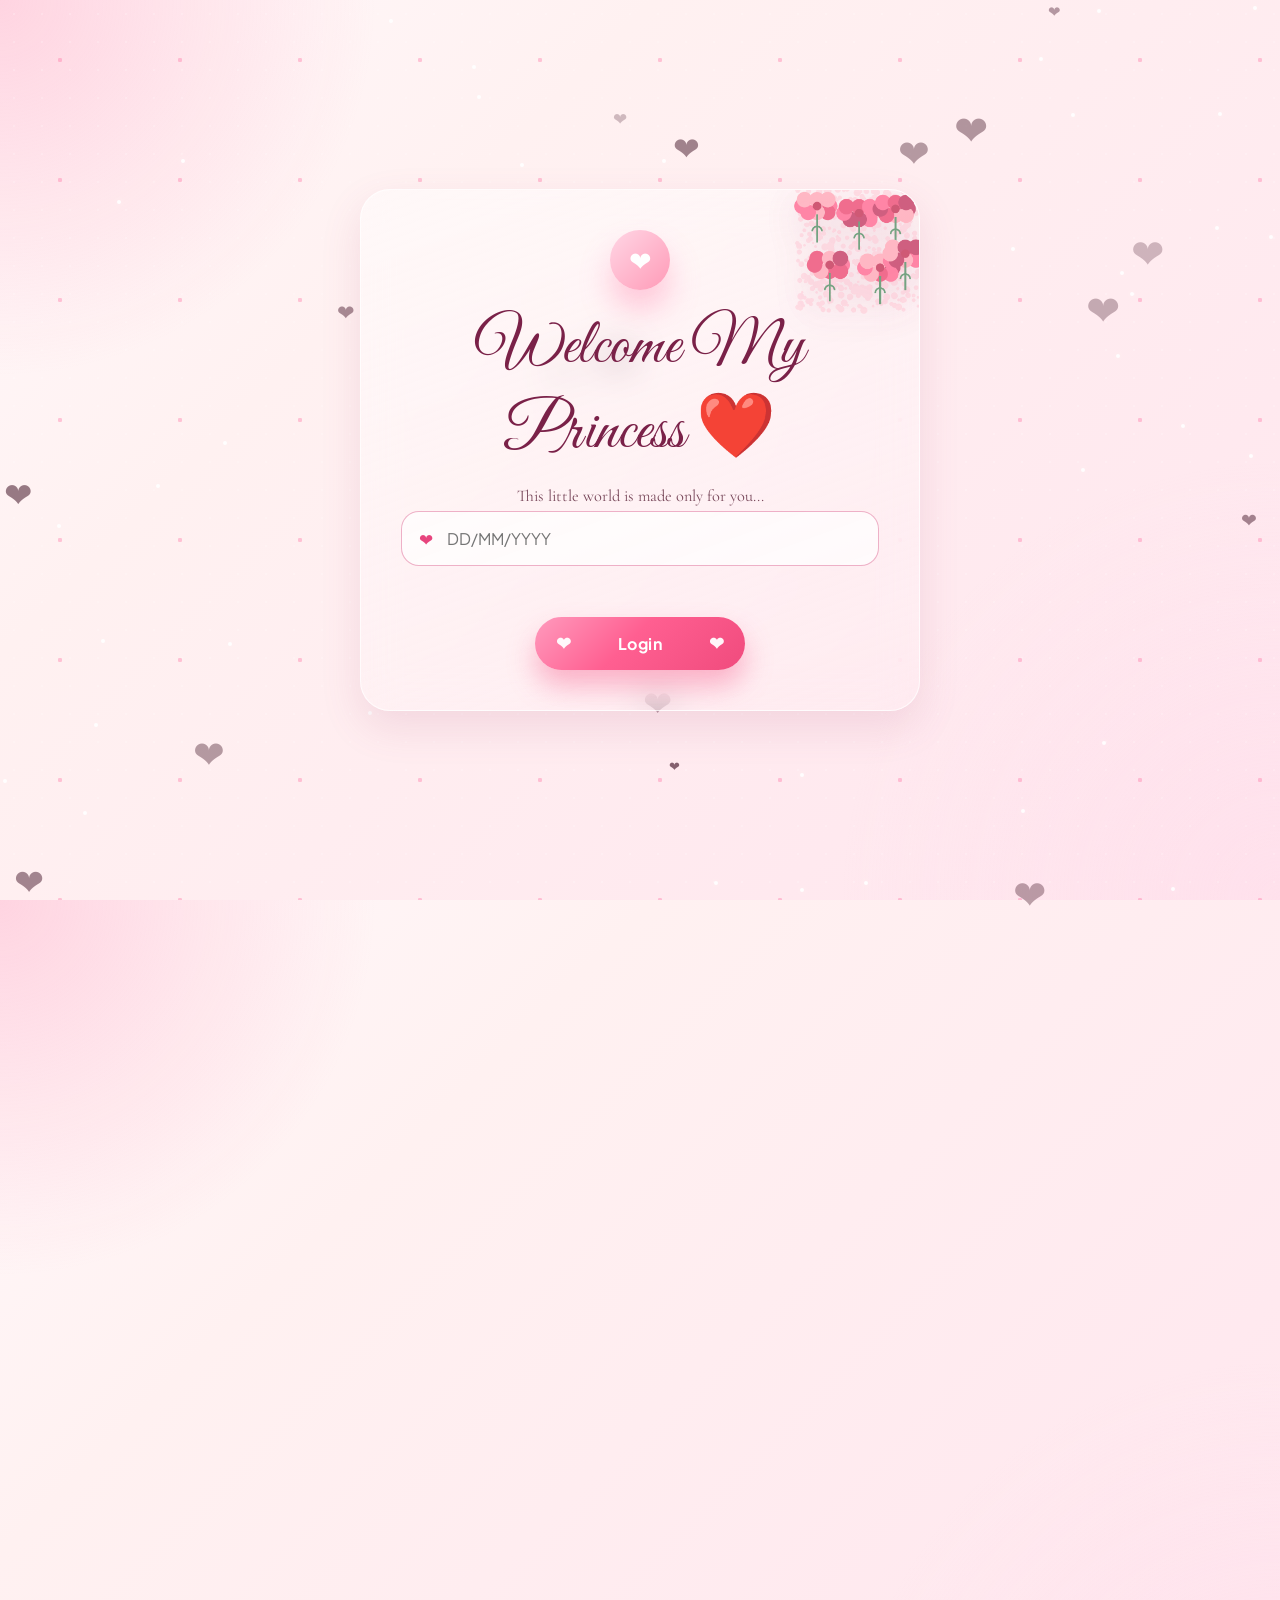
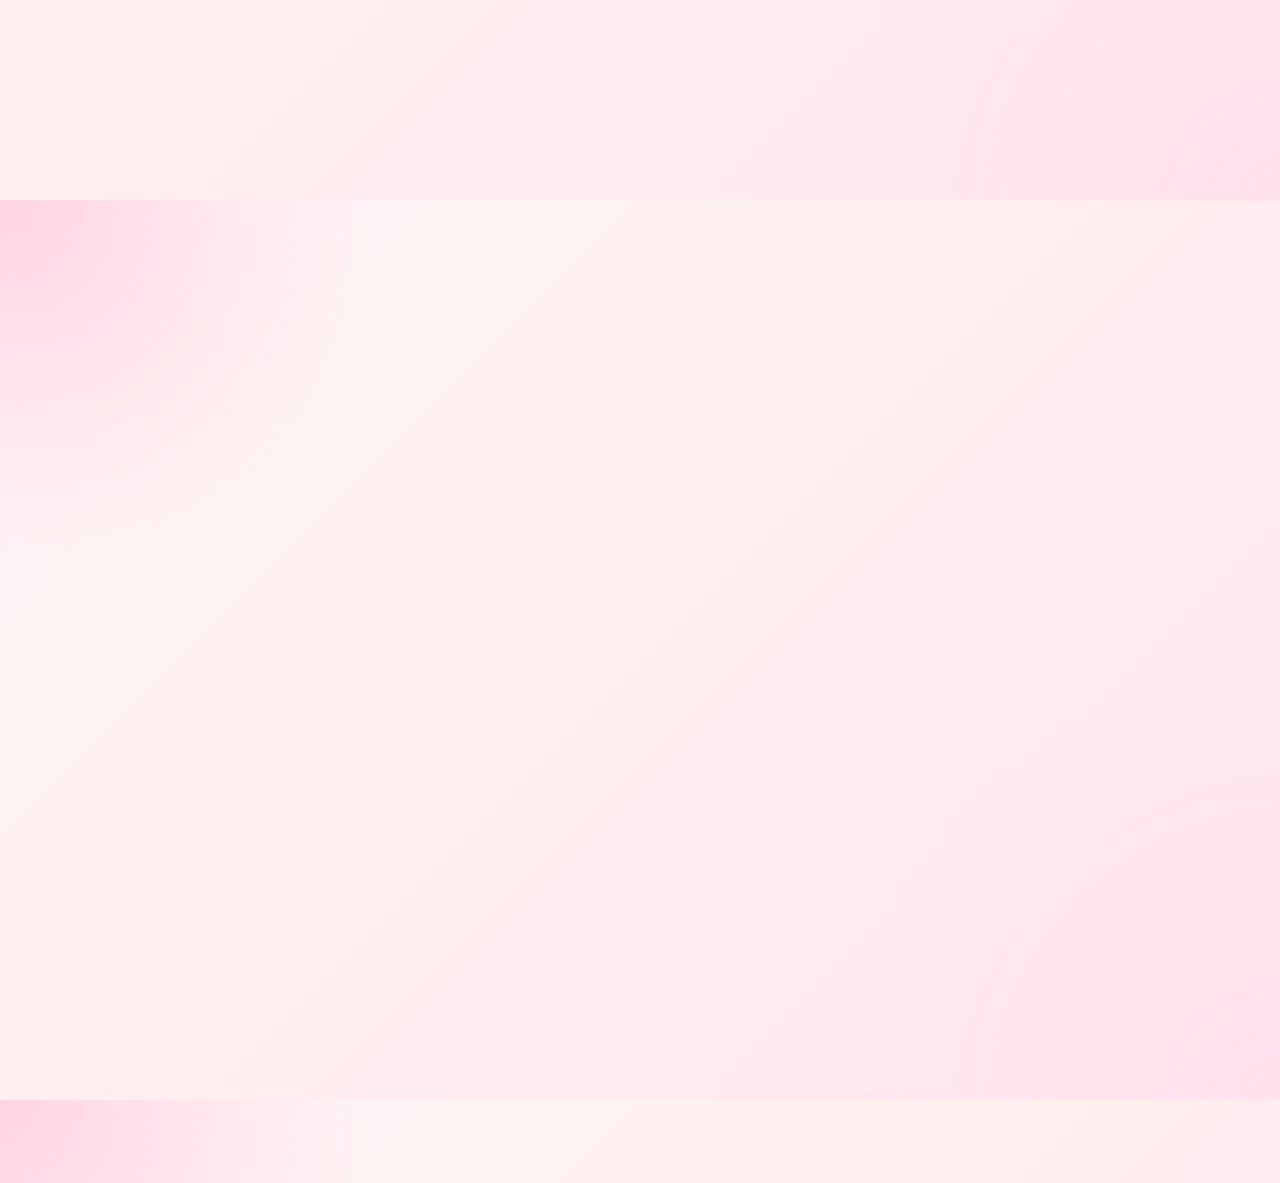
<file: index.html>
<!DOCTYPE html>
<html lang="en">
  <head>
    <meta charset="UTF-8" />
    <meta name="viewport" content="width=device-width, initial-scale=1.0" />
    <meta
      name="description"
      content="A romantic surprise made with love for my princess."
    />
    <title>For My Princess ❤️</title>
    <link rel="preconnect" href="https://fonts.googleapis.com" />
    <link rel="preconnect" href="https://fonts.gstatic.com" crossorigin />
    <link
      href="https://fonts.googleapis.com/css2?family=Cormorant+Garamond:wght@400;500;600;700&family=Great+Vibes&family=Noto+Sans+Devanagari:wght@400;500;700&family=Plus+Jakarta+Sans:wght@400;500;600;700&display=swap"
      rel="stylesheet"
    />
    <link rel="stylesheet" href="css/style.css" />
    <link rel="stylesheet" href="css/animations.css" />
  </head>
  <body class="login-active">
    <div id="loader" class="loader" aria-live="polite">
      <div class="heart-loader">❤</div>
      <p>Preparing our little love story...</p>
    </div>

    <div class="bg-hearts" aria-hidden="true"></div>
    <div class="rose-petals" aria-hidden="true"></div>
    <div class="sparkles" aria-hidden="true"></div>

    <div id="login-screen" class="login-screen">
      <div class="login-card glass-panel">
        <img class="rose-bloom" src="assets/images/roses.png" alt="Pink roses decoration" />
        <div class="mini-heart">❤</div>
        <h1>Welcome My Princess ❤️</h1>
        <p class="subtitle">This little world is made only for you...</p>

        <audio id="bg-music" preload="auto" autoplay aria-label="Background music">
          <!-- The playlist starts with music1.mp3 and continues to music2.mp3. -->
          <source src="assets/music/music1.mp3" type="audio/mpeg" />
        </audio>

        <form id="login-form" novalidate>
          <label class="sr-only" for="password-input">Password</label>
          <div class="input-wrap">
            <span class="input-icon">❤</span>
            <input
              id="password-input"
              type="text"
              inputmode="numeric"
              autocomplete="off"
              maxlength="10"
              placeholder="DD/MM/YYYY"
              aria-label="Password"
            />
          </div>
          <p id="login-error" class="login-error" aria-live="polite"></p>
          <button type="submit" class="heart-button">
            <span>Login</span>
          </button>
        </form>
      </div>
    </div>

    <main id="main-page" class="main-page" aria-live="polite">
      <header class="topbar glass-panel">
        <div class="brand-mark">My Love ❤️</div>
      </header>

      <section class="hero section">
        <div class="hero-copy">
          <p class="eyebrow">For you, always</p>
          <h2>Hey My Love ❤️</h2>
          <p class="subtitle">
            Ek chhoti si koshish, tumhare chehre par smile lane ke liye... 
          </p>
          <div class="cta-row">
            <a href="#sorry-message" class="primary-btn">Read my apology</a>
            <a href="#letter" class="secondary-btn">Open my letter</a>
          </div>
        </div>

        <div class="hero-art">
          <div class="teddy-card glass-panel">
            <!-- Replace this with your own teddy bear artwork if needed. -->
            <img src="assets/images/teddy-bear-updated.jpeg" alt="Cute teddy bear" />
          </div>
          <div class="floating-love love-one">❤</div>
          <div class="floating-love love-two">❤</div>
          <div class="floating-love love-three">❤</div>
        </div>
      </section>

      <section id="sorry-message" class="section sorry-card glass-panel">
        <p class="card-label">A little truth</p>
        <h3>Sorry...</h3>
        <p
          class="typewriter"
          data-text="मुझे पता है मैंने तुम्हें दुखी किया है और मुझे इसका बहुत अफ़सोस है। हमारी यादें मेरे लिए बहुत कीमती हैं, और मैं सब ठीक करना चाहता हूँ। प्लीज़, मुझे एक मौका दो।"
        ></p>
      </section>

      <section id="letter" class="section letter-section">
        <div class="letter-box">
          <button class="envelope" type="button" aria-expanded="false" aria-label="Open love letter">
            <span class="envelope-address">For You</span>
            <span class="envelope-flap"></span>
          </button>
          <div class="letter-paper glass-panel" aria-live="polite">
            <div class="letter-inner" contenteditable="true" spellcheck="false">
              My love, I am truly sorry for the pain I caused you. I know my mistakes hurt you, and I am sorry from the depth of my heart. You mean so much to me, and I want to do better every single day. Please give me one chance to fix what was broken and to make you smile again. I love you more than words can say, and I will always choose you and our happiness.
            </div>
          </div>
        </div>
      </section>

      <section class="section gallery-section">
        <div class="photo-panel glass-panel">
          <div class="photo-frame">
            <img src="assets/images/girlfriend-photo.jpg" alt="My favourite person" />
            <span class="heart-ring heart-ring-left">❤</span>
            <span class="heart-ring heart-ring-right">❤</span>
          </div>
          <p class="caption">You are my favourite person ❤️</p>
        </div>
      </section>

      <section id="surprise" class="section surprise-card glass-panel">
        <h3>Can you forgive me? 🥺❤️</h3>
        <div class="decision-row">
          <button id="forgive-btn" class="decision-btn yes-btn" type="button">
            Yes, I forgive you ❤️
          </button>
          <button id="time-btn" class="decision-btn time-btn" type="button">
            I need some time 💗
          </button>
          <a id="surprise-btn" class="decision-btn surprise-btn surprise-link" href="surprise.html" hidden>
            Surprise 🎁
          </a>
        </div>
        <div id="surprise-message" class="surprise-message" aria-live="polite"></div>
      </section>

      <div id="surprise-modal" class="surprise-modal" role="dialog" aria-modal="true" aria-labelledby="surprise-title" hidden>
        <div class="surprise-modal-card">
          <button id="surprise-close" class="surprise-close" type="button" aria-label="Close surprise">×</button>
          <h3 id="surprise-title">A beautiful surprise for you 💗</h3>
          <div class="surprise-video-wrap">
            <video
              id="surprise-video"
              class="surprise-video"
              src="assets/video/surprise.mp4?v=2"
              controls
              playsinline
              webkit-playsinline
              autoplay
              preload="auto"
              aria-label="Our romantic surprise video"
            ></video>
            <button id="surprise-video-play" class="surprise-video-play" type="button" aria-label="Play surprise video">▶</button>
            <p id="surprise-video-error" class="surprise-video-error" role="alert" hidden>Video load nahi ho rahi. Please page refresh karein.</p>
          </div>
        </div>
      </div>
    </main>

    <script src="js/script.js"></script>
  </body>
</html>
</file>
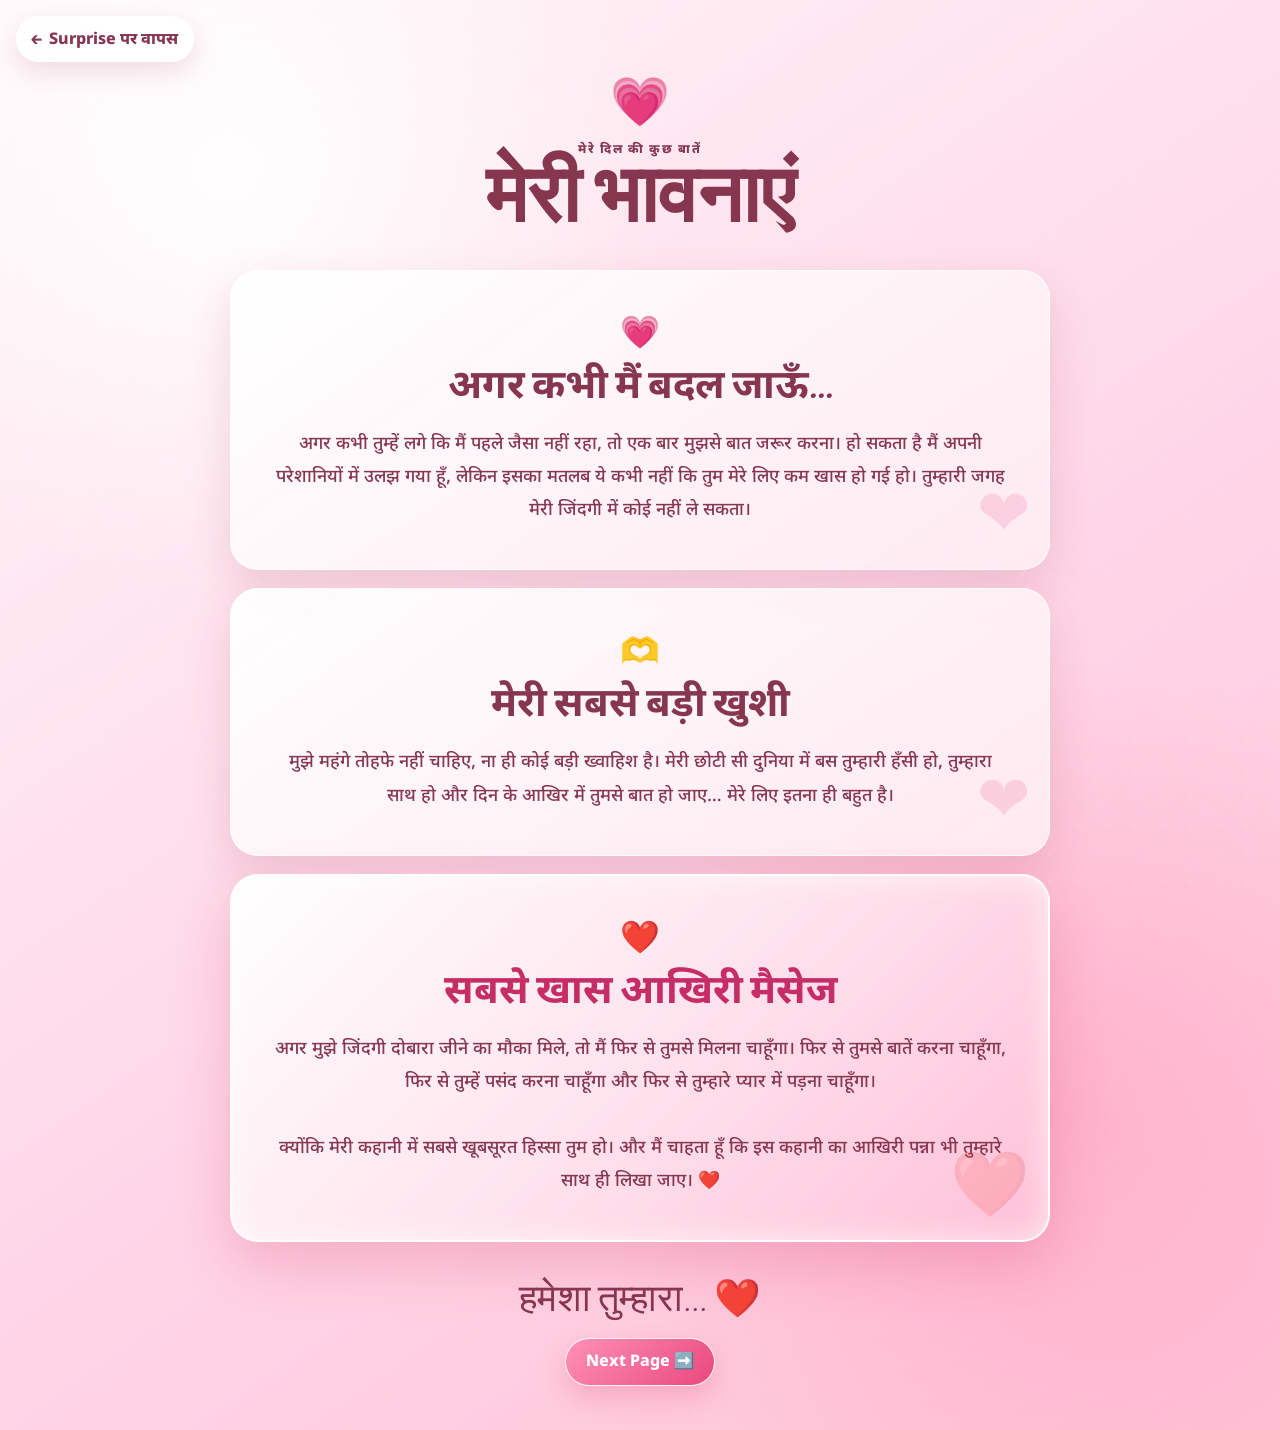
<file: emotions.html>
<!DOCTYPE html>
<html lang="hi">
<head>
  <meta charset="UTF-8" />
  <meta name="viewport" content="width=device-width, initial-scale=1, viewport-fit=cover" />
  <title>मेरी भावनाएं ❤️</title>
  <link rel="preconnect" href="https://fonts.googleapis.com" />
  <link rel="preconnect" href="https://fonts.gstatic.com" crossorigin />
  <link href="https://fonts.googleapis.com/css2?family=Great+Vibes&family=Noto+Sans+Devanagari:wght@400;500;600;700&family=Plus+Jakarta+Sans:wght@400;500;600;700&display=swap" rel="stylesheet" />
  <link rel="stylesheet" href="css/emotions.css" />
</head>
<body>
  <div class="emotion-hearts" aria-hidden="true"></div>
  <audio id="emotions-music" src="assets/music/music1.mp3?v=1" preload="auto" autoplay loop hidden></audio>

  <main id="emotions-section" class="emotions-page">
    <a class="back-emotions" href="surprise.html" aria-label="Back to surprise video">← Surprise पर वापस</a>

    <header class="emotions-header">
      <span class="header-heart">💗</span>
      <p>मेरे दिल की कुछ बातें</p>
      <h1>मेरी भावनाएं</h1>
    </header>

    <section class="emotion-card" data-card>
      <div class="card-heart" aria-hidden="true">❤</div>
      <span class="card-icon">💗</span>
      <h2>अगर कभी मैं बदल जाऊँ...</h2>
      <p>अगर कभी तुम्हें लगे कि मैं पहले जैसा नहीं रहा, तो एक बार मुझसे बात जरूर करना। हो सकता है मैं अपनी परेशानियों में उलझ गया हूँ, लेकिन इसका मतलब ये कभी नहीं कि तुम मेरे लिए कम खास हो गई हो। तुम्हारी जगह मेरी जिंदगी में कोई नहीं ले सकता।</p>
    </section>

    <section class="emotion-card" data-card>
      <div class="card-heart" aria-hidden="true">❤</div>
      <span class="card-icon">🫶</span>
      <h2>मेरी सबसे बड़ी खुशी</h2>
      <p>मुझे महंगे तोहफे नहीं चाहिए, ना ही कोई बड़ी ख्वाहिश है। मेरी छोटी सी दुनिया में बस तुम्हारी हँसी हो, तुम्हारा साथ हो और दिन के आखिर में तुमसे बात हो जाए… मेरे लिए इतना ही बहुत है।</p>
    </section>

    <section class="emotion-card final-card" data-card>
      <div class="card-heart" aria-hidden="true">❤️</div>
      <span class="card-icon">❤️</span>
      <h2>सबसे खास आखिरी मैसेज</h2>
      <p>अगर मुझे जिंदगी दोबारा जीने का मौका मिले, तो मैं फिर से तुमसे मिलना चाहूँगा। फिर से तुमसे बातें करना चाहूँगा, फिर से तुम्हें पसंद करना चाहूँगा और फिर से तुम्हारे प्यार में पड़ना चाहूँगा।<br /><br />क्योंकि मेरी कहानी में सबसे खूबसूरत हिस्सा तुम हो। और मैं चाहता हूँ कि इस कहानी का आखिरी पन्ना भी तुम्हारे साथ ही लिखा जाए। ❤️</p>
    </section>

    <p class="forever-text">हमेशा तुम्हारा... ❤️</p>
    <a id="replay-emotions" class="replay-button" href="memories.html">Next Page ➡️</a>
  </main>

  <script src="js/emotions.js?v=2"></script>
</body>
</html>
</file>
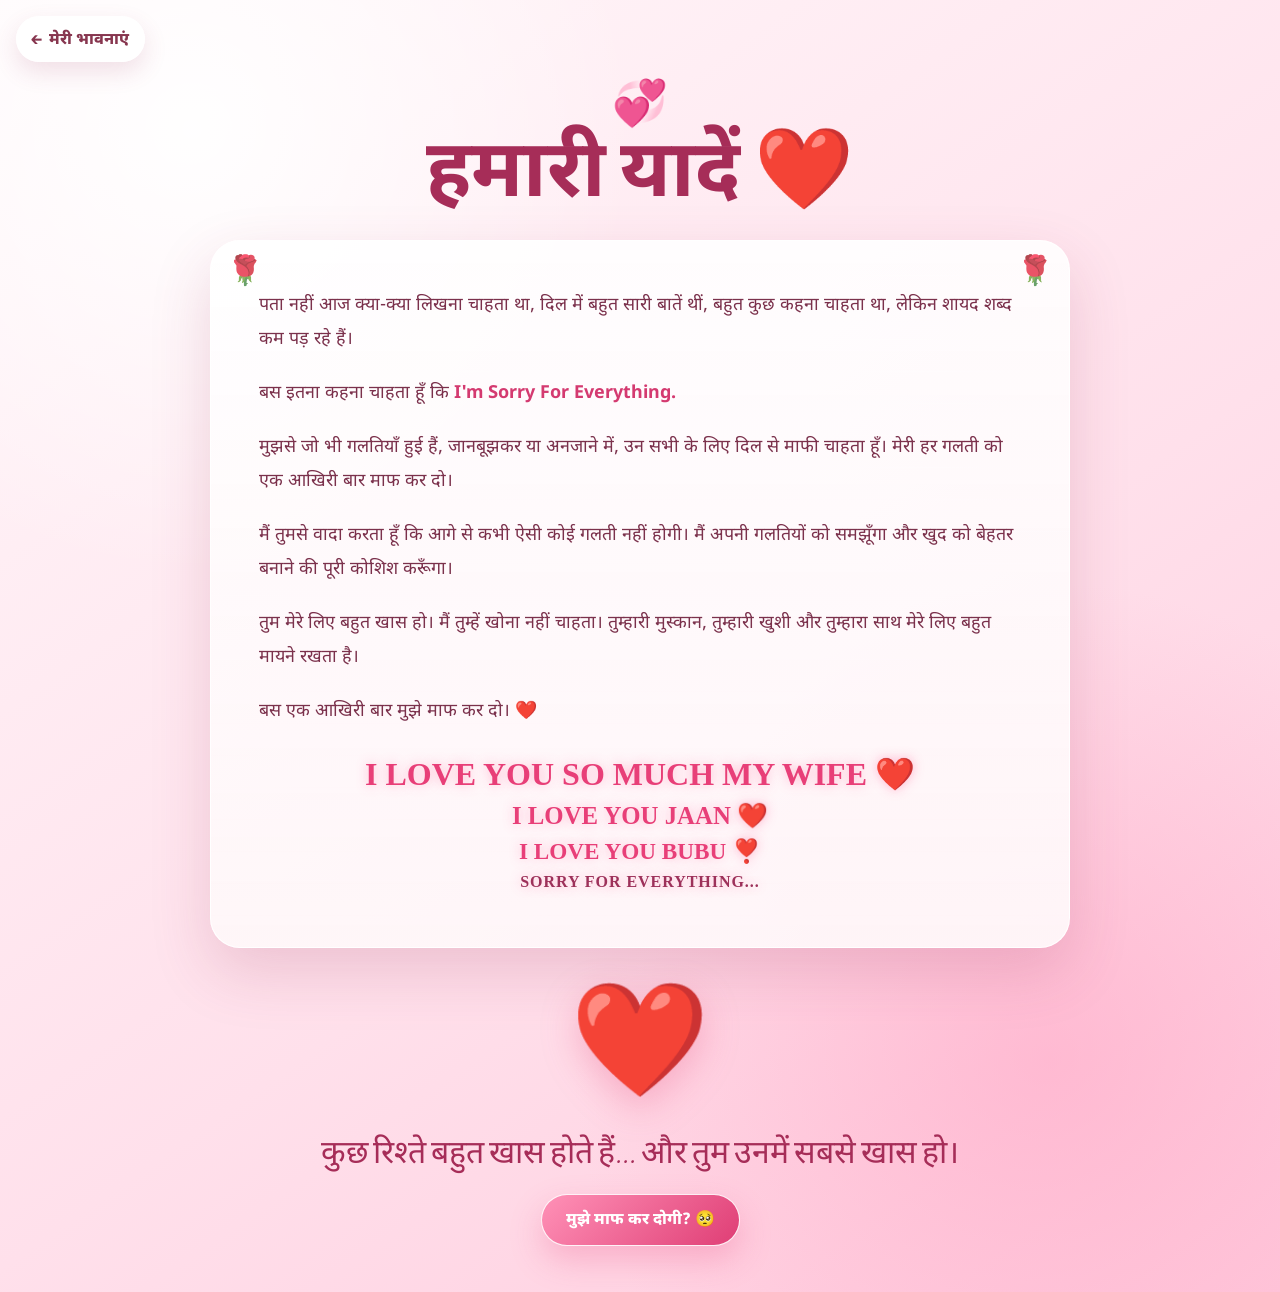
<file: memories.html>
<!DOCTYPE html>
<html lang="hi">
<head>
  <meta charset="UTF-8" />
  <meta name="viewport" content="width=device-width, initial-scale=1, viewport-fit=cover" />
  <title>हमारी यादें ❤️</title>
  <link rel="preconnect" href="https://fonts.googleapis.com" />
  <link rel="preconnect" href="https://fonts.gstatic.com" crossorigin />
  <link href="https://fonts.googleapis.com/css2?family=Great+Vibes&family=Noto+Sans+Devanagari:wght@400;500;600;700&family=Plus+Jakarta+Sans:wght@400;500;600;700&display=swap" rel="stylesheet" />
  <link rel="stylesheet" href="css/memories.css" />
</head>
<body>
  <div class="memories-effects" aria-hidden="true"></div>
  <audio id="memories-music" preload="auto" hidden></audio>

  <main class="memories-page">
    <a class="memories-back" href="emotions.html" aria-label="Back to emotions page">← मेरी भावनाएं</a>

    <header class="memories-header">
      <span>💞</span>
      <h1>हमारी यादें ❤️</h1>
    </header>

    <article class="memory-letter">
      <div class="letter-decoration left">🌹</div>
      <div class="letter-decoration right">🌹</div>

      <p class="memory-line">पता नहीं आज क्या-क्या लिखना चाहता था, दिल में बहुत सारी बातें थीं, बहुत कुछ कहना चाहता था, लेकिन शायद शब्द कम पड़ रहे हैं।</p>
      <p class="memory-line">बस इतना कहना चाहता हूँ कि <strong>I'm Sorry For Everything.</strong></p>
      <p class="memory-line">मुझसे जो भी गलतियाँ हुई हैं, जानबूझकर या अनजाने में, उन सभी के लिए दिल से माफी चाहता हूँ। मेरी हर गलती को एक आखिरी बार माफ कर दो।</p>
      <p class="memory-line">मैं तुमसे वादा करता हूँ कि आगे से कभी ऐसी कोई गलती नहीं होगी। मैं अपनी गलतियों को समझूँगा और खुद को बेहतर बनाने की पूरी कोशिश करूँगा।</p>
      <p class="memory-line">तुम मेरे लिए बहुत खास हो। मैं तुम्हें खोना नहीं चाहता। तुम्हारी मुस्कान, तुम्हारी खुशी और तुम्हारा साथ मेरे लिए बहुत मायने रखता है।</p>
      <p class="memory-line">बस एक आखिरी बार मुझे माफ कर दो। ❤️</p>

      <div class="love-lines">
        <p>I LOVE YOU SO MUCH MY WIFE ❤️</p>
        <p>I LOVE YOU JAAN ❤️</p>
        <p>I LOVE YOU BUBU ❣️</p>
        <p>SORRY FOR EVERYTHING...</p>
      </div>
    </article>

    <div class="big-heart" aria-label="Love heart">❤️</div>
    <p class="special-line">कुछ रिश्ते बहुत खास होते हैं... और तुम उनमें सबसे खास हो।</p>
    <button id="forgive-me-button" class="forgive-me-button" type="button">मुझे माफ कर दोगी? 🥺</button>
  </main>

  <div id="forgive-popup" class="forgive-popup" role="dialog" aria-modal="true" aria-labelledby="forgive-popup-text" hidden>
    <div class="popup-card">
      <button id="close-forgive-popup" class="popup-close" type="button" aria-label="Close popup">×</button>
      <div class="popup-heart">❤️</div>
      <p id="forgive-popup-text">तुम्हारी मुस्कान मेरे लिए सबसे कीमती है। ❤️</p>
      <button id="popup-ok" class="popup-ok" type="button">Thank You So Much, I Love You Bubu ❤️</button>
    </div>
  </div>

  <script src="js/memories.js?v=2"></script>
</body>
</html>
</file>
<file: css/style.css>
:root {
  --bg-1: #fff9fb;
  --bg-2: #ffe5ee;
  --bg-3: #ffd6ea;
  --card: rgba(255, 255, 255, 0.56);
  --glass: rgba(255, 255, 255, 0.26);
  --pink-strong: #ff5e8a;
  --pink-medium: #ff8aac;
  --pink-soft: #ffdbe8;
  --rose: #e7447d;
  --rose-deep: #bd285d;
  --peach: #ffd6d8;
  --text: #542a3b;
  --muted: #7a4a5c;
  --shadow: 0 24px 80px rgba(161, 53, 91, 0.18);
  --shadow-soft: 0 16px 40px rgba(172, 81, 120, 0.14);
  --outline: rgba(255, 255, 255, 0.8);
}

* {
  box-sizing: border-box;
}

html {
  scroll-behavior: smooth;
}

body {
  margin: 0;
  min-height: 100vh;
  font-family: "Plus Jakarta Sans", "Noto Sans Devanagari", sans-serif;
  background:
    radial-gradient(circle at top left, rgba(255, 162, 189, 0.42), transparent 24%),
    radial-gradient(circle at bottom right, rgba(255, 220, 234, 0.5), transparent 28%),
    linear-gradient(135deg, var(--bg-1) 0%, #fff1f1 30%, var(--bg-2) 100%);
  color: var(--text);
  overflow-x: hidden;
}

body.login-active {
  height: 100svh;
  overflow: hidden;
}

body::before {
  content: "";
  position: fixed;
  inset: 0;
  background-image: radial-gradient(circle, rgba(255, 255, 255, 0.9) 0 1.2px, transparent 1.6px);
  background-size: 28px 28px;
  opacity: 0.22;
  pointer-events: none;
}

img {
  max-width: 100%;
  display: block;
}

a {
  color: inherit;
  text-decoration: none;
}

button,
input {
  font: inherit;
}

button {
  cursor: pointer;
}

::selection {
  background: rgba(255, 95, 141, 0.24);
}

.sr-only {
  position: absolute;
  width: 1px;
  height: 1px;
  padding: 0;
  margin: -1px;
  overflow: hidden;
  clip: rect(0, 0, 0, 0);
  border: 0;
}

.glass-panel {
  background: rgba(255, 255, 255, 0.34);
  border: 1px solid rgba(255, 255, 255, 0.7);
  box-shadow: var(--shadow-soft);
  backdrop-filter: blur(18px);
  -webkit-backdrop-filter: blur(18px);
}

.loader {
  position: fixed;
  inset: 0;
  display: grid;
  place-items: center;
  background: linear-gradient(135deg, rgba(255, 240, 245, 0.95), rgba(255, 213, 227, 0.9));
  z-index: 999;
  transition: opacity 0.8s ease, visibility 0.8s ease;
}

.loader.hidden {
  opacity: 0;
  visibility: hidden;
  pointer-events: none;
}

.heart-loader {
  font-size: clamp(2.8rem, 8vw, 5rem);
  color: var(--rose);
  animation: loadingPulse 1.3s ease-in-out infinite;
  filter: drop-shadow(0 12px 18px rgba(210, 65, 118, 0.3));
}

.loader p {
  margin-top: 1rem;
  color: var(--muted);
  letter-spacing: 0.08em;
  text-transform: uppercase;
  font-size: 0.72rem;
  text-align: center;
  opacity: 0.8;
}

.bg-hearts,
.rose-petals,
.sparkles {
  position: fixed;
  inset: 0;
  pointer-events: none;
  z-index: 0;
}

.bg-hearts::before,
.bg-hearts::after {
  content: "";
  position: absolute;
  inset: 0;
  background-repeat: repeat;
  opacity: 0.8;
}

.bg-hearts::before {
  background-image: radial-gradient(circle at center, rgba(255, 111, 160, 0.45) 0 2px, transparent 2.4px);
  background-size: 120px 120px;
}

.rose-petals {
  overflow: hidden;
}

.rose-petals span {
  position: absolute;
  top: -10vh;
  width: 14px;
  height: 20px;
  border-radius: 70% 0 70% 0;
  background: linear-gradient(135deg, rgba(255, 154, 182, 0.9), rgba(243, 79, 140, 0.82));
  box-shadow: 0 0 12px rgba(255, 125, 176, 0.38);
  opacity: 0;
  animation: petalFall linear infinite;
}

.sparkles span {
  position: absolute;
  display: block;
  width: 4px;
  height: 4px;
  border-radius: 50%;
  background: rgba(255, 255, 255, 0.9);
  box-shadow: 0 0 10px rgba(255, 255, 255, 0.8);
  animation: sparkleTwinkle 2.6s ease-in-out infinite;
}

.login-screen {
  position: fixed;
  inset: 0;
  z-index: 2;
  height: 100svh;
  overflow: hidden;
  display: grid;
  place-items: center;
  padding: 1.25rem;
  transition: opacity 0.7s ease, transform 0.7s ease, visibility 0.7s ease;
}

.login-screen.hidden {
  opacity: 0;
  visibility: hidden;
  pointer-events: none;
  transform: scale(1.02);
}

.login-card {
  position: relative;
  width: min(92vw, 560px);
  border-radius: 30px;
  padding: clamp(1.5rem, 4vw, 2.5rem);
  text-align: center;
  background: linear-gradient(160deg, rgba(255, 255, 255, 0.5), rgba(255, 242, 247, 0.2));
  overflow: hidden;
}

.rose-bloom {
  position: absolute;
  top: -12px;
  right: -10px;
  width: 140px;
  opacity: 0.8;
  filter: drop-shadow(0 12px 18px rgba(165, 71, 111, 0.18));
}

.mini-heart {
  display: inline-grid;
  place-items: center;
  width: 60px;
  height: 60px;
  border-radius: 50%;
  background: linear-gradient(135deg, #ffd6e5, #ff9ab7);
  color: #fff;
  font-size: 1.7rem;
  box-shadow: 0 20px 30px rgba(255, 116, 162, 0.35);
  animation: heartBeat 2.2s ease-in-out infinite;
}

.login-card h1 {
  font-family: "Great Vibes", cursive;
  margin: 1.1rem 0 0.55rem;
  font-weight: 400;
  font-size: clamp(2.4rem, 6vw, 4rem);
  color: #7a2148;
}

.login-card .subtitle,
.hero-copy .subtitle {
  margin: 0 auto;
  max-width: 38ch;
  font-size: 1.02rem;
  line-height: 1.8;
  color: var(--muted);
  font-family: "Cormorant Garamond", serif;
}

.music-player {
  margin: 1.5rem 0 1.2rem;
  border-radius: 18px;
  padding: 1rem 1rem 0.8rem;
}

.music-header {
  display: flex;
  align-items: center;
  justify-content: space-between;
  gap: 1rem;
  margin-bottom: 0.8rem;
}

.song-title {
  font-weight: 700;
  letter-spacing: 0.08em;
  text-transform: uppercase;
  color: var(--rose-deep);
  font-size: 0.8rem;
}

.icon-button, .mini-action {
  border: 0;
  border-radius: 999px;
  background: linear-gradient(135deg, #ffb4cd, #ff7fa8);
  color: white;
  display: grid;
  place-items: center;
  font-weight: 700;
  box-shadow: 0 12px 24px rgba(255, 108, 162, 0.24);
  transition: transform 0.2s ease, box-shadow 0.2s ease;
}

.icon-button {
  width: 42px;
  height: 42px;
  font-size: 1.05rem;
}

.icon-button:hover, .mini-action:hover,
.primary-btn:hover,
.secondary-btn:hover,
.decision-btn:hover,
.heart-button:hover,
.envelope:hover {
  transform: translateY(-2px) scale(1.01);
}

.music-controls {
  padding-bottom: 0.2rem;
}

.music-controls input[type="range"] {
  width: 100%;
  accent-color: var(--rose);
}

.music-status {
  min-height: 1em;
  margin: 0.55rem 0 0;
  font-size: 0.72rem;
  color: var(--muted);
  text-align: left;
}

#login-form {
  display: grid;
  gap: 0.8rem;
}

.input-wrap {
  position: relative;
}

.input-icon {
  position: absolute;
  left: 1.1rem;
  top: 50%;
  transform: translateY(-50%);
  font-size: 1.05rem;
  color: var(--rose);
}

#password-input {
  width: 100%;
  border: 1px solid rgba(233, 151, 180, 0.75);
  background: rgba(255, 255, 255, 0.7);
  border-radius: 18px;
  padding: 1rem 1rem 1rem 2.8rem;
  color: var(--text);
  outline: none;
  transition: border-color 0.2s ease, box-shadow 0.2s ease;
}

#password-input:focus {
  border-color: rgba(234, 87, 141, 0.8);
  box-shadow: 0 0 0 4px rgba(255, 138, 177, 0.18);
}

#password-input.shake {
  animation: shake 0.42s ease-in-out;
}

.login-error {
  min-height: 1.2rem;
  margin: 0;
  color: #c73672;
  font-size: 0.9rem;
  opacity: 0;
  transition: opacity 0.2s ease;
}

.login-error.visible {
  opacity: 1;
}

.heart-button {
  position: relative;
  margin: 0.35rem auto 0;
  border: none;
  background: linear-gradient(135deg, #ff9abd 0%, #ff5f91 45%, #f04b7d 100%);
  color: #fff;
  min-width: 210px;
  padding: 1rem 1.6rem;
  border-radius: 999px;
  font-weight: 700;
  letter-spacing: 0.03em;
  overflow: hidden;
  box-shadow: 0 16px 28px rgba(245, 83, 132, 0.4);
}

.heart-button::before,
.heart-button::after {
  content: "❤";
  position: absolute;
  top: 50%;
  transform: translateY(-50%);
  font-size: 1.1rem;
  opacity: 0.95;
}

.heart-button::before {
  left: 1.3rem;
}

.heart-button::after {
  right: 1.3rem;
}

.heart-button span {
  position: relative;
  z-index: 1;
}

.main-page {
  position: relative;
  z-index: 2;
  width: min(1200px, calc(100% - 1.4rem));
  margin: 0 auto;
  padding: 1rem 0 4rem;
  opacity: 0;
  visibility: hidden;
  pointer-events: none;
  transform: translateY(30px);
  transition: opacity 0.8s ease, transform 0.8s ease, visibility 0.8s ease;
}

.main-page.visible {
  opacity: 1;
  visibility: visible;
  pointer-events: auto;
  transform: translateY(0);
}

.topbar {
  display: flex;
  align-items: center;
  justify-content: space-between;
  gap: 1rem;
  padding: 0.9rem 1.2rem;
  border-radius: 999px;
  margin-top: 1rem;
  margin-bottom: 2rem;
}

.brand-mark {
  font-weight: 700;
  letter-spacing: 0.04em;
  color: var(--rose-deep);
}

.mini-action {
  padding: 0.55rem 0.8rem;
  font-size: 0.76rem;
  letter-spacing: 0.06em;
  text-transform: uppercase;
}

.section {
  margin-bottom: 2rem;
}

.hero {
  display: grid;
  grid-template-columns: 1.1fr 0.9fr;
  align-items: center;
  gap: 2rem;
  padding: 2rem 0 1rem;
}

.eyebrow {
  display: inline-block;
  margin: 0 0 0.6rem;
  padding: 0.42rem 0.8rem;
  border-radius: 999px;
  background: rgba(255, 255, 255, 0.4);
  color: var(--rose-deep);
  font-size: 0.72rem;
  letter-spacing: 0.12em;
  text-transform: uppercase;
  font-weight: 700;
}

.hero-copy h2 {
  margin: 0;
  font-family: "Great Vibes", cursive;
  font-size: clamp(2.5rem, 7vw, 5.3rem);
  font-weight: 400;
  color: #7c2d52;
  line-height: 0.9;
}

.hero-copy .subtitle {
  margin-top: 1rem;
  max-width: 44ch;
  font-size: clamp(1.05rem, 2.6vw, 1.4rem);
}

.cta-row {
  display: flex;
  flex-wrap: wrap;
  gap: 0.9rem;
  margin-top: 1.5rem;
}

.primary-btn,
.secondary-btn,
.decision-btn {
  display: inline-flex;
  align-items: center;
  justify-content: center;
  min-height: 52px;
  border-radius: 999px;
  padding: 0.8rem 1.1rem;
  border: 0;
  font-weight: 700;
  transition: transform 0.2s ease, box-shadow 0.2s ease;
}

.primary-btn {
  background: linear-gradient(135deg, #ff9eb7, #ff6994 38%, #eb447a 100%);
  color: white;
  box-shadow: 0 15px 26px rgba(244, 108, 152, 0.28);
}

.secondary-btn {
  background: rgba(255, 255, 255, 0.5);
  border: 1px solid rgba(255, 150, 180, 0.5);
  color: var(--rose-deep);
}

.hero-art {
  position: relative;
  min-height: 460px;
  display: grid;
  place-items: center;
}

.teddy-card {
  position: relative;
  width: min(100%, 390px);
  padding: 0;
  border-radius: 28px;
  overflow: hidden;
  background: linear-gradient(160deg, rgba(255, 255, 255, 0.68), rgba(255, 233, 241, 0.24));
}

.teddy-card img {
  width: 100%;
  height: min(520px, 62vh);
  border-radius: 28px;
  object-fit: contain;
  object-position: center;
  background: rgba(255, 247, 250, 0.82);
  filter: drop-shadow(0 18px 30px rgba(255, 119, 165, 0.18));
}

.floating-love {
  position: absolute;
  font-size: clamp(1.4rem, 2vw, 2rem);
  color: rgba(255, 98, 147, 0.9);
  animation: floatUp 8s linear infinite;
}

.love-one {
  left: 18%;
  top: 8%;
}

.love-two {
  right: 16%;
  top: 26%;
  animation-delay: 1.2s;
}

.love-three {
  left: 24%;
  bottom: 12%;
  animation-delay: 2.4s;
}

.sorry-card,
.surprise-card {
  border-radius: 30px;
  padding: clamp(1.5rem, 4vw, 2.6rem);
  background: linear-gradient(135deg, rgba(255, 255, 255, 0.5), rgba(255, 255, 255, 0.22));
}

.card-label {
  margin: 0 0 0.6rem;
  color: var(--rose-deep);
  font-size: 0.72rem;
  letter-spacing: 0.12em;
  text-transform: uppercase;
  font-weight: 700;
}

.sorry-card h3,
.surprise-card h3 {
  margin: 0 0 1rem;
  font-family: "Great Vibes", cursive;
  font-size: clamp(2.2rem, 5vw, 3rem);
  color: #7a2b53;
  font-weight: 400;
}

.typewriter {
  position: relative;
  margin: 0;
  min-height: 6.2rem;
  font-family: "Noto Sans Devanagari", sans-serif;
  font-size: clamp(1.02rem, 2.4vw, 1.3rem);
  line-height: 1.9;
  color: var(--text);
  letter-spacing: 0.02em;
}

.typewriter::after {
  content: "";
  display: inline-block;
  width: 2px;
  height: 1.2em;
  background: rgba(184, 53, 94, 0.8);
  vertical-align: middle;
  margin-left: 0.2rem;
  animation: typeBlink 0.85s steps(1) infinite;
}

.letter-section {
  padding: 0.4rem 0;
}

.letter-box {
  position: relative;
  width: min(100%, 740px);
  margin: 0 auto;
  padding-top: 2rem;
  min-height: 420px;
}

.envelope {
  position: relative;
  display: block;
  width: min(100%, 620px);
  height: 220px;
  margin: 0 auto;
  border: 0;
  background: linear-gradient(180deg, #ffdfe9, #f8c9d9);
  border-radius: 0 0 30px 30px;
  box-shadow: var(--shadow-soft);
  overflow: hidden;
  transition: transform 0.3s ease;
}

.envelope::before {
  content: "";
  position: absolute;
  inset: 0;
  background: linear-gradient(135deg, rgba(255, 255, 255, 0.6), transparent 45%);
}

.envelope::after {
  content: "";
  position: absolute;
  left: 0;
  right: 0;
  top: 0;
  height: 120px;
  background: linear-gradient(180deg, #fef2f6, rgba(255, 255, 255, 0));
}

.envelope-flap {
  position: absolute;
  left: 0;
  right: 0;
  top: 0;
  border-left: 310px solid transparent;
  border-right: 310px solid transparent;
  border-top: 130px solid #fcdde8;
  transform-origin: top center;
  transition: transform 0.8s ease;
}

.envelope-address {
  position: absolute;
  right: 1.25rem;
  bottom: 1.25rem;
  font-size: 0.8rem;
  letter-spacing: 0.18em;
  text-transform: uppercase;
  font-weight: 700;
  color: rgba(122, 41, 72, 0.7);
}

.letter-paper {
  position: relative;
  width: min(88%, 540px);
  margin: -26px auto 0;
  border-radius: 20px;
  background: rgba(255, 255, 255, 0.8);
  padding: 1.2rem 1.3rem 1.1rem;
  transform: translateY(30px) rotate(0deg);
  opacity: 0.02;
  transition: transform 0.8s ease, opacity 0.7s ease;
  box-shadow: 0 18px 30px rgba(174, 90, 118, 0.15);
}

.envelope.open + .letter-paper {
  transform: translateY(-20px) rotate(-1deg);
  opacity: 1;
}

.letter-inner {
  min-height: 200px;
  color: var(--text);
  font-family: "Cormorant Garamond", serif;
  line-height: 1.8;
  font-size: 1.28rem;
  outline: none;
  border: 0;
  background: transparent;
}

.photo-panel {
  border-radius: 30px;
  padding: clamp(1.2rem, 4vw, 2rem);
}

.photo-frame {
  position: relative;
  width: min(100%, 620px);
  margin: 0 auto;
  border-radius: 32px;
  padding: 1rem;
  background: linear-gradient(145deg, rgba(255, 255, 255, 0.8), rgba(255, 216, 228, 0.34));
  box-shadow: 0 25px 40px rgba(197, 92, 138, 0.14);
  border: 3px solid rgba(255, 144, 178, 0.7);
  transition: transform 0.35s ease, box-shadow 0.35s ease;
}

.photo-frame:hover {
  transform: translateY(-6px) scale(1.01);
  box-shadow: 0 28px 48px rgba(197, 92, 138, 0.2);
}

.photo-frame img {
  width: 100%;
  height: min(620px, 70vh);
  border-radius: 26px;
  object-fit: contain;
  object-position: center;
  background: rgba(255, 247, 250, 0.82);
  box-shadow: 0 20px 40px rgba(157, 62, 104, 0.18);
}

.heart-ring {
  position: absolute;
  top: 16%;
  font-size: clamp(1.3rem, 3vw, 2.2rem);
  color: rgba(255, 90, 143, 0.86);
  animation: floatyBob 3.4s ease-in-out infinite;
}

.heart-ring-left {
  left: -0.6rem;
}

.heart-ring-right {
  right: -0.6rem;
  animation-delay: 1s;
}

.caption {
  margin: 1rem auto 0;
  text-align: center;
  font-size: clamp(1.35rem, 2vw, 1.8rem);
  font-family: "Cormorant Garamond", serif;
  font-weight: 700;
  color: var(--rose-deep);
}

.surprise-card {
  text-align: center;
}

.decision-row {
  display: flex;
  justify-content: center;
  gap: 1rem;
  flex-wrap: wrap;
  margin-top: 1.2rem;
}

.decision-btn {
  min-width: min(100%, 260px);
  border: 0;
  color: white;
}

.yes-btn {
  background: linear-gradient(135deg, #ff709f, #f44578 46%, #e53168 100%);
  box-shadow: 0 16px 28px rgba(244, 69, 120, 0.28);
}

.time-btn {
  background: linear-gradient(135deg, #f7b9d1, #ff8db5 42%, #ea6ea2 100%);
  box-shadow: 0 16px 28px rgba(252, 149, 188, 0.24);
  touch-action: manipulation;
}

.time-btn.is-dodging {
  position: fixed;
  z-index: 200;
  margin: 0;
  transition: left 220ms ease-out, top 220ms ease-out, transform 180ms ease-out;
  animation: timeButtonWiggle 420ms ease-in-out infinite alternate;
}

@keyframes timeButtonWiggle {
  from { transform: rotate(-1deg) scale(1); }
  to { transform: rotate(1deg) scale(1.025); }
}

.surprise-btn {
  background: linear-gradient(135deg, #9d6de8, #ec7bb8 48%, #ff8fa9 100%);
  box-shadow: 0 16px 28px rgba(168, 96, 189, 0.28);
}

.surprise-link {
  align-items: center;
  justify-content: center;
  text-decoration: none;
}

.surprise-btn[hidden] {
 display: none !important;
}

.surprise-modal[hidden] {
  display: none;
}

.surprise-modal {
  position: fixed;
  inset: 0;
  z-index: 100;
  display: grid;
  place-items: center;
  padding: 1rem;
  background: rgba(74, 31, 52, 0.72);
  backdrop-filter: blur(14px);
}

.surprise-modal-card {
  position: relative;
  width: min(980px, 96vw);
  max-height: 92vh;
  padding: clamp(0.75rem, 2vw, 1.25rem);
  border: 1px solid rgba(255, 255, 255, 0.72);
  border-radius: 28px;
  background: linear-gradient(145deg, rgba(255, 255, 255, 0.96), rgba(255, 218, 232, 0.94));
  box-shadow: 0 30px 80px rgba(86, 31, 58, 0.38);
  box-sizing: border-box;
}

.surprise-modal-card h3 {
  margin: 0 2.8rem 0.75rem 0;
  font-family: "Great Vibes", cursive;
  font-size: clamp(1.65rem, 4vw, 2.5rem);
  color: var(--rose-deep);
}

.surprise-video-wrap {
  position: relative;
  width: 100%;
  overflow: hidden;
  border: 3px solid rgba(255, 164, 195, 0.95);
  border-radius: 18px;
  background: #2d1724;
  box-shadow: 0 0 0 4px rgba(255, 255, 255, 0.38), 0 18px 48px rgba(244, 69, 120, 0.34);
}

.surprise-video {
  width: 100%;
  max-height: min(68vh, 650px);
  display: block;
  border-radius: 15px;
  background: #2d1724;
  object-fit: contain;
}

.surprise-video-play {
  position: absolute;
  left: 50%;
  top: 50%;
  z-index: 5;
  width: 72px;
  height: 72px;
  transform: translate(-50%, -50%);
  border: 2px solid rgba(255,255,255,.8);
  border-radius: 50%;
  display: none;
  place-items: center;
  color: white;
  background: linear-gradient(135deg, rgba(255,145,183,.96), rgba(233,77,131,.96));
  box-shadow: 0 14px 32px rgba(233,77,131,.45);
  font-size: 1.55rem;
  cursor: pointer;
}

.surprise-video-play.visible {
  display: grid;
}

.surprise-video-error {
  position: absolute;
  left: 1rem;
  right: 1rem;
  bottom: 1rem;
  z-index: 6;
  margin: 0;
  padding: 0.75rem;
  border-radius: 12px;
  text-align: center;
  color: white;
  background: rgba(114, 38, 73, 0.88);
}

.photo-slideshow {
  position: relative;
  width: 100%;
  height: min(68vh, 650px);
  overflow: hidden;
  border: 3px solid rgba(255, 164, 195, 0.95);
  border-radius: 18px;
  background: linear-gradient(145deg, #fff3f7, #fbd7e5);
  box-shadow: 0 0 0 4px rgba(255, 255, 255, 0.38), 0 18px 48px rgba(244, 69, 120, 0.34);
  touch-action: pan-y;
}

.surprise-slide {
  width: 100%;
  height: 100%;
  display: block;
  object-fit: contain;
  opacity: 0;
  transform: scale(1.035);
  transition: opacity 0.8s ease, transform 4.3s ease;
  filter: drop-shadow(0 12px 24px rgba(132, 50, 83, 0.16));
}

.surprise-slide.is-visible {
  opacity: 1;
  transform: scale(1);
}

.surprise-slide.slide-from-right {
  transform-origin: 80% 50%;
}

.surprise-slide.slide-from-left {
  transform-origin: 20% 50%;
}

.slide-heart {
  position: absolute;
  z-index: 2;
  color: rgba(255, 103, 154, 0.9);
  text-shadow: 0 4px 16px rgba(255, 255, 255, 0.9);
  animation: heartFloat 3.6s ease-in-out infinite;
  pointer-events: none;
}

.slide-heart-one { left: 5%; top: 12%; font-size: 1.2rem; }
.slide-heart-two { right: 5%; top: 22%; font-size: 1.7rem; animation-delay: 0.8s; }
.slide-heart-three { right: 10%; bottom: 8%; font-size: 1rem; animation-delay: 1.6s; }

.slideshow-controls {
  display: flex;
  justify-content: center;
  align-items: center;
  gap: 0.8rem;
  margin-top: 0.75rem;
}

.slide-control {
  width: 44px;
  height: 44px;
  border: 0;
  border-radius: 50%;
  color: white;
  background: linear-gradient(135deg, #ff91b7, #e94d83);
  box-shadow: 0 10px 22px rgba(233, 77, 131, 0.25);
  font-size: 1rem;
  cursor: pointer;
}

.slide-play {
  width: 52px;
  height: 52px;
  font-size: 1.1rem;
}

.slide-progress-wrap {
  height: 4px;
  margin-top: 0.6rem;
  overflow: hidden;
  border-radius: 999px;
  background: rgba(230, 91, 143, 0.14);
}

.slide-progress {
  display: block;
  width: 0;
  height: 100%;
  border-radius: inherit;
  background: linear-gradient(90deg, #ff91b7, #e94d83);
}

.slide-counter {
  margin: 0.45rem 0 0;
  text-align: center;
  color: var(--rose-deep);
  font-weight: 700;
  font-size: 0.92rem;
}

.surprise-close {
  position: absolute;
  right: 0.75rem;
  top: 0.75rem;
  z-index: 2;
  width: 42px;
  height: 42px;
  border: 0;
  border-radius: 50%;
  color: white;
  background: rgba(227, 74, 124, 0.92);
  font-size: 1.8rem;
  line-height: 1;
  cursor: pointer;
}

body.modal-open {
  overflow: hidden;
}

.surprise-message {
  margin-top: 1.3rem;
  min-height: 3rem;
  color: var(--rose-deep);
  font-weight: 700;
  font-size: 1.02rem;
  line-height: 1.7;
}

.login-success-burst,
.celebration-burst {
  position: fixed;
  inset: 0;
  pointer-events: none;
  overflow: hidden;
  z-index: 40;
}

.login-success-burst .burst-heart,
.celebration-burst .burst-heart {
  position: absolute;
  left: 50%;
  top: 50%;
  font-size: clamp(1.2rem, 3vw, 2.5rem);
  color: rgba(255, 94, 146, 0.92);
  animation: explodeHeart 1.7s ease-out forwards;
}

@media (max-width: 840px) {
  .hero {
    grid-template-columns: 1fr;
    text-align: center;
  }

  .hero-copy .subtitle {
    margin-left: auto;
    margin-right: auto;
  }

  .cta-row {
    justify-content: center;
  }
}

@media (max-width: 640px) {
  .teddy-card {
    width: min(82vw, 330px);
  }

  .teddy-card img {
    height: min(470px, 58vh);
  }

  .photo-frame img {
    height: min(520px, 62vh);
  }

  .topbar {
    border-radius: 22px;
    padding-inline: 0.9rem;
  }

  .brand-mark {
    font-size: 0.9rem;
  }

  .heart-button {
    width: 100%;
  }

  .letter-paper {
    padding: 1rem 0.9rem;
  }

  .letter-inner {
    font-size: 1.08rem;
  }

  .decision-row {
    flex-direction: column;
  }

  .surprise-modal {
    padding: 0.5rem;
  }

  .surprise-modal-card {
    width: 100%;
    max-width: 374px;
    max-height: calc(100vh - 1rem);
    border-radius: 20px;
    padding: 0.65rem;
  }

  .surprise-modal-card h3 {
    margin-right: 2.6rem;
    margin-bottom: 0.45rem;
  }

  .surprise-video {
    max-height: calc(100vh - 150px);
  }

  .photo-slideshow {
    height: min(58vh, 520px);
  }

  .decision-btn {
    width: 100%;
  }
}
</file>
<file: css/animations.css>
@keyframes floatUp {
  0% {
    transform: translate3d(0, 100vh, 0) scale(0.6);
    opacity: 0;
  }
  10% {
    opacity: 1;
  }
  100% {
    transform: translate3d(var(--drift-x, 0), -10vh, 0) scale(1.2);
    opacity: 0;
  }
}

@keyframes petalFall {
  0% {
    transform: translate3d(0, -10vh, 0) rotate(0deg);
    opacity: 0;
  }
  10% {
    opacity: 1;
  }
  100% {
    transform: translate3d(var(--petal-drift, 0), 110vh, 0) rotate(220deg);
    opacity: 0;
  }
}

@keyframes sparkleTwinkle {
  0%,
  100% {
    opacity: 0.15;
    transform: scale(0.8);
  }
  50% {
    opacity: 1;
    transform: scale(1.35);
  }
}

@keyframes pulseGlow {
  0%,
  100% {
    box-shadow: 0 0 0 rgba(255, 126, 167, 0.2);
    transform: scale(1);
  }
  50% {
    box-shadow: 0 0 30px rgba(255, 126, 167, 0.32);
    transform: scale(1.04);
  }
}

@keyframes heartBeat {
  0%,
  100% {
    transform: scale(1);
  }
  25% {
    transform: scale(1.1);
  }
  50% {
    transform: scale(0.95);
  }
  75% {
    transform: scale(1.08);
  }
}

@keyframes floatyBob {
  0%,
  100% {
    transform: translateY(0px);
  }
  50% {
    transform: translateY(-12px);
  }
}

@keyframes rotateSlow {
  0% {
    transform: rotate(0deg);
  }
  100% {
    transform: rotate(360deg);
  }
}

@keyframes loadingPulse {
  0%,
  100% {
    transform: scale(1);
    opacity: 0.8;
  }
  50% {
    transform: scale(1.18);
    opacity: 1;
  }
}

@keyframes fadeOut {
  0% {
    opacity: 1;
    visibility: visible;
  }
  100% {
    opacity: 0;
    visibility: hidden;
  }
}

@keyframes typeBlink {
  0%,
  49% {
    border-color: transparent;
  }
  50%,
  100% {
    border-color: rgba(184, 53, 94, 0.7);
  }
}

@keyframes bounceIn {
  0% {
    opacity: 0;
    transform: translateY(20px) scale(0.9);
  }
  60% {
    opacity: 1;
    transform: translateY(-6px) scale(1.02);
  }
  100% {
    opacity: 1;
    transform: translateY(0) scale(1);
  }
}

@keyframes shake {
  0%,
  100% {
    transform: translateX(0);
  }
  20% {
    transform: translateX(-8px);
  }
  40% {
    transform: translateX(8px);
  }
  60% {
    transform: translateX(-7px);
  }
  80% {
    transform: translateX(7px);
  }
}

@keyframes explodeHeart {
  0% {
    opacity: 0;
    transform: translateY(0) scale(0.3);
  }
  20% {
    opacity: 1;
  }
  100% {
    opacity: 0;
    transform: translateY(-160px) scale(1.7);
  }
}
</file>
<file: css/emotions.css>
@import url("style.css");

* { box-sizing: border-box; }
html { scroll-behavior: smooth; }
body {
  margin: 0;
  min-height: 100vh;
  overflow-x: hidden;
  font-family: "Noto Sans Devanagari", "Plus Jakarta Sans", sans-serif;
  color: #87364f;
  background:
    radial-gradient(circle at 18% 12%, rgba(255,255,255,.92), transparent 26%),
    radial-gradient(circle at 82% 78%, rgba(255,150,184,.48), transparent 30%),
    linear-gradient(145deg, #fff7fa 0%, #ffd7e7 55%, #ffc1d6 100%);
}

.emotion-hearts { position: fixed; inset: 0; z-index: 0; overflow: hidden; pointer-events: none; }
.emotion-hearts span {
  position: absolute;
  bottom: -30px;
  color: rgba(225, 61, 111, .38);
  animation: emotionFloat linear infinite;
}
@keyframes emotionFloat {
  0% { transform: translateY(0) rotate(0); opacity: 0; }
  12% { opacity: 1; }
  100% { transform: translateY(-110vh) translateX(24px) rotate(30deg); opacity: 0; }
}

.emotions-page {
  position: relative;
  z-index: 1;
  width: min(820px, calc(100% - 24px));
  margin: 0 auto;
  padding: 74px 0 44px;
  display: flex;
  flex-direction: column;
  align-items: center;
}

.back-emotions {
  position: fixed;
  top: max(16px, env(safe-area-inset-top));
  left: max(16px, env(safe-area-inset-left));
  z-index: 10;
  padding: 10px 15px;
  border: 1px solid rgba(255,255,255,.88);
  border-radius: 999px;
  color: #87364f;
  text-decoration: none;
  font-weight: 800;
  background: rgba(255,255,255,.84);
  box-shadow: 0 10px 24px rgba(157,49,90,.14);
  backdrop-filter: blur(12px);
}

.emotions-header { text-align: center; margin-bottom: 24px; }
.header-heart { display: block; font-size: 3rem; animation: heartPulse 1.8s ease-in-out infinite; }
.emotions-header p { margin: 4px 0; font-size: .78rem; letter-spacing: .13em; text-transform: uppercase; font-weight: 800; }
.emotions-header h1 {
  margin: 0;
  font-family: "Great Vibes", cursive;
  font-size: clamp(3rem, 10vw, 5rem);
  line-height: 1.05;
}

.emotion-card {
  position: relative;
  width: 100%;
  margin-bottom: 18px;
  padding: clamp(24px, 5vw, 42px);
  overflow: hidden;
  text-align: center;
  border: 1px solid rgba(255,255,255,.86);
  border-radius: 28px;
  background: linear-gradient(145deg, rgba(255,255,255,.94), rgba(255,235,242,.92));
  box-shadow: 0 18px 44px rgba(157,49,90,.16);
}
.emotion-card.animate-card { animation: cardFadeIn .8s cubic-bezier(.2,.7,.2,1) both; }
.emotion-card h2 {
  margin: 8px 0 14px;
  font-family: "Great Vibes", "Noto Sans Devanagari", cursive;
  font-size: clamp(1.65rem, 6vw, 2.5rem);
  line-height: 1.25;
}
.emotion-card p {
  margin: 0;
  font-size: clamp(.98rem, 3vw, 1.12rem);
  line-height: 1.85;
  font-weight: 500;
}
.card-icon { display: inline-block; font-size: 2rem; animation: heartPulse 2.3s ease-in-out infinite; }
.card-heart {
  position: absolute;
  right: 18px;
  bottom: 8px;
  color: rgba(233,77,131,.18);
  font-size: clamp(2.4rem, 8vw, 4rem);
  animation: cardHeart 3.5s ease-in-out infinite;
}
.final-card {
  border: 2px solid rgba(255,255,255,.94);
  background: linear-gradient(135deg, #fff 0%, #ffe5ef 48%, #ffc0d7 100%);
  box-shadow: 0 22px 55px rgba(211,54,105,.24), 0 0 30px rgba(255,255,255,.7) inset;
}
.final-card h2 { color: #c52d63; }

.forever-text {
  margin: 16px 0 12px;
  font-family: "Great Vibes", cursive;
  font-size: clamp(1.55rem, 7vw, 2.35rem);
  animation: foreverGlow 2.4s ease-in-out infinite;
}
.replay-button {
  border: 1px solid rgba(255,255,255,.9);
  border-radius: 999px;
  padding: 12px 20px;
  color: #fff;
  cursor: pointer;
  font-family: inherit;
  font-weight: 800;
  background: linear-gradient(135deg, #ff91b7, #e9477e);
  box-shadow: 0 12px 28px rgba(233,77,131,.28);
  text-decoration: none;
  transition: transform .2s ease;
}
.replay-button:hover { transform: translateY(-2px) scale(1.02); }
.replay-button:active { transform: scale(.97); }

@keyframes cardFadeIn {
  from { opacity: 0; transform: translateY(22px); }
  to { opacity: 1; transform: translateY(0); }
}
@keyframes heartPulse { 50% { transform: scale(1.13); } }
@keyframes cardHeart { 50% { transform: translateY(-7px) scale(1.08); } }
@keyframes foreverGlow { 50% { text-shadow: 0 0 16px rgba(233,77,131,.42); transform: scale(1.02); } }

@media (max-width: 600px) {
  .emotions-page { width: min(100% - 18px, 820px); padding-top: 66px; }
  .back-emotions { font-size: .78rem; padding: 8px 11px; }
  .emotion-card { border-radius: 20px; margin-bottom: 14px; }
  .emotion-card p { line-height: 1.75; }
}

@media (prefers-reduced-motion: reduce) {
  * { animation-duration: .01ms !important; animation-iteration-count: 1 !important; scroll-behavior: auto !important; }
}
</file>
<file: css/memories.css>
* { box-sizing: border-box; }
html { scroll-behavior: smooth; }
body {
  margin: 0;
  min-height: 100vh;
  overflow-x: hidden;
  font-family: "Noto Sans Devanagari", "Plus Jakarta Sans", sans-serif;
  color: #7b314c;
  background:
    radial-gradient(circle at 15% 10%, rgba(255,255,255,.95), transparent 28%),
    radial-gradient(circle at 82% 82%, rgba(255,151,187,.42), transparent 32%),
    linear-gradient(145deg, #fff9fb, #ffe0eb 58%, #ffc9dc);
}

.memories-effects { position: fixed; inset: 0; z-index: 0; overflow: hidden; pointer-events: none; }
.memories-effects span { position: absolute; bottom: -40px; color: rgba(224,68,119,.38); animation: memoryFloat linear infinite; }
@keyframes memoryFloat { 100% { transform: translate3d(28px,-110vh,0) rotate(32deg); opacity: 0; } }

.memories-page {
  position: relative;
  z-index: 1;
  width: min(860px, calc(100% - 24px));
  margin: 0 auto;
  padding: 76px 0 46px;
  display: flex;
  flex-direction: column;
  align-items: center;
}
.memories-back {
  position: fixed;
  top: max(16px, env(safe-area-inset-top));
  left: max(16px, env(safe-area-inset-left));
  z-index: 10;
  padding: 10px 15px;
  border: 1px solid rgba(255,255,255,.88);
  border-radius: 999px;
  color: #87364f;
  text-decoration: none;
  font-weight: 800;
  background: rgba(255,255,255,.84);
  box-shadow: 0 10px 24px rgba(157,49,90,.14);
  backdrop-filter: blur(12px);
}
.memories-header { text-align: center; margin-bottom: 20px; }
.memories-header span { display: block; font-size: 2.8rem; animation: softPulse 2.3s ease-in-out infinite; }
.memories-header h1 { margin: 0; font-family: "Great Vibes", "Noto Sans Devanagari", cursive; color: #a62d58; font-size: clamp(3rem, 10vw, 5rem); line-height: 1.05; }

.memory-letter {
  position: relative;
  width: 100%;
  overflow: hidden;
  border: 1px solid rgba(255,255,255,.9);
  border-radius: 30px;
  padding: clamp(26px, 5vw, 48px);
  background:
    linear-gradient(rgba(255,255,255,.88), rgba(255,247,249,.94)),
    repeating-linear-gradient(0deg, transparent 0, transparent 31px, rgba(220,115,150,.09) 32px);
  box-shadow: 0 24px 60px rgba(157,49,90,.18);
}
.memory-line { margin: 0 0 20px; line-height: 1.9; font-size: clamp(.98rem, 3vw, 1.12rem); opacity: 0; animation: lineFade .9s ease forwards; }
.memory-line strong { color: #d43a70; }
.letter-decoration { position: absolute; top: 12px; font-size: 1.8rem; opacity: .72; }
.letter-decoration.left { left: 16px; }
.letter-decoration.right { right: 16px; }
.love-lines { margin-top: 26px; text-align: center; }
.love-lines p { margin: 8px 0; font-family: Georgia, serif; font-weight: 800; color: #e83f78; text-shadow: 0 0 12px rgba(255,90,145,.42); }
.love-lines p:first-child { font-size: clamp(1.25rem, 5vw, 2rem); }
.love-lines p:nth-child(2) { font-size: clamp(1.05rem, 4vw, 1.55rem); }
.love-lines p:nth-child(3) { font-size: clamp(1rem, 4vw, 1.45rem); }
.love-lines p:last-child { color: #9d315a; letter-spacing: .06em; }

.big-heart { margin: 26px 0 10px; font-size: clamp(4.5rem, 16vw, 7rem); filter: drop-shadow(0 12px 18px rgba(225,62,112,.28)); animation: bigHeartBeat 1.45s ease-in-out infinite; }
.special-line { margin: 0 0 18px; text-align: center; font-family: "Great Vibes", "Noto Sans Devanagari", cursive; font-size: clamp(1.35rem, 5vw, 2rem); color: #a62d58; }
.forgive-me-button {
  border: 1px solid rgba(255,255,255,.9);
  border-radius: 999px;
  padding: 14px 24px;
  color: #fff;
  cursor: pointer;
  font-family: inherit;
  font-weight: 800;
  font-size: 1rem;
  background: linear-gradient(135deg, #ff91b7, #df3e75);
  box-shadow: 0 14px 32px rgba(233,77,131,.28);
  transition: transform .2s ease, box-shadow .2s ease;
}
.forgive-me-button:hover { transform: translateY(-2px) scale(1.02); box-shadow: 0 18px 36px rgba(233,77,131,.34); }

.popup-open { overflow: hidden; }
.forgive-popup { position: fixed; inset: 0; z-index: 50; display: grid; place-items: center; padding: 20px; background: rgba(111,42,65,.25); backdrop-filter: blur(10px); }
.forgive-popup[hidden] { display: none; }
.popup-card { position: relative; width: min(430px, 100%); padding: 38px 24px 24px; text-align: center; border: 1px solid rgba(255,255,255,.92); border-radius: 28px; background: linear-gradient(145deg,#fff,#ffe8f1); box-shadow: 0 24px 70px rgba(116,42,67,.28); animation: popupIn .35s ease both; }
.popup-close { position: absolute; top: 10px; right: 12px; width: 36px; height: 36px; border: 0; border-radius: 50%; color: #a62d58; background: white; cursor: pointer; font-size: 1.2rem; }
.popup-heart { font-size: 3.2rem; animation: bigHeartBeat 1.3s ease-in-out infinite; }
.popup-card p { font-family: "Great Vibes", "Noto Sans Devanagari", cursive; font-size: clamp(1.45rem, 7vw, 2rem); line-height: 1.45; }
.popup-ok { border: 0; border-radius: 999px; padding: 11px 18px; color: white; cursor: pointer; font-family: inherit; font-weight: 800; background: linear-gradient(135deg,#ff91b7,#df3e75); }

@keyframes lineFade { from { opacity: 0; transform: translateY(14px); } to { opacity: 1; transform: translateY(0); } }
@keyframes softPulse { 50% { transform: scale(1.12); } }
@keyframes bigHeartBeat { 0%,100% { transform: scale(1); } 20% { transform: scale(1.12); } 35% { transform: scale(.96); } 50% { transform: scale(1.08); } }
@keyframes popupIn { from { opacity: 0; transform: scale(.88) translateY(18px); } to { opacity: 1; transform: scale(1) translateY(0); } }

@media (max-width: 600px) {
  .memories-page { width: min(100% - 18px, 860px); padding-top: 66px; }
  .memories-back { font-size: .78rem; padding: 8px 11px; }
  .memory-letter { border-radius: 20px; }
  .memory-line { line-height: 1.75; margin-bottom: 16px; }
}
@media (prefers-reduced-motion: reduce) { * { animation-duration: .01ms !important; animation-iteration-count: 1 !important; } }
</file>
